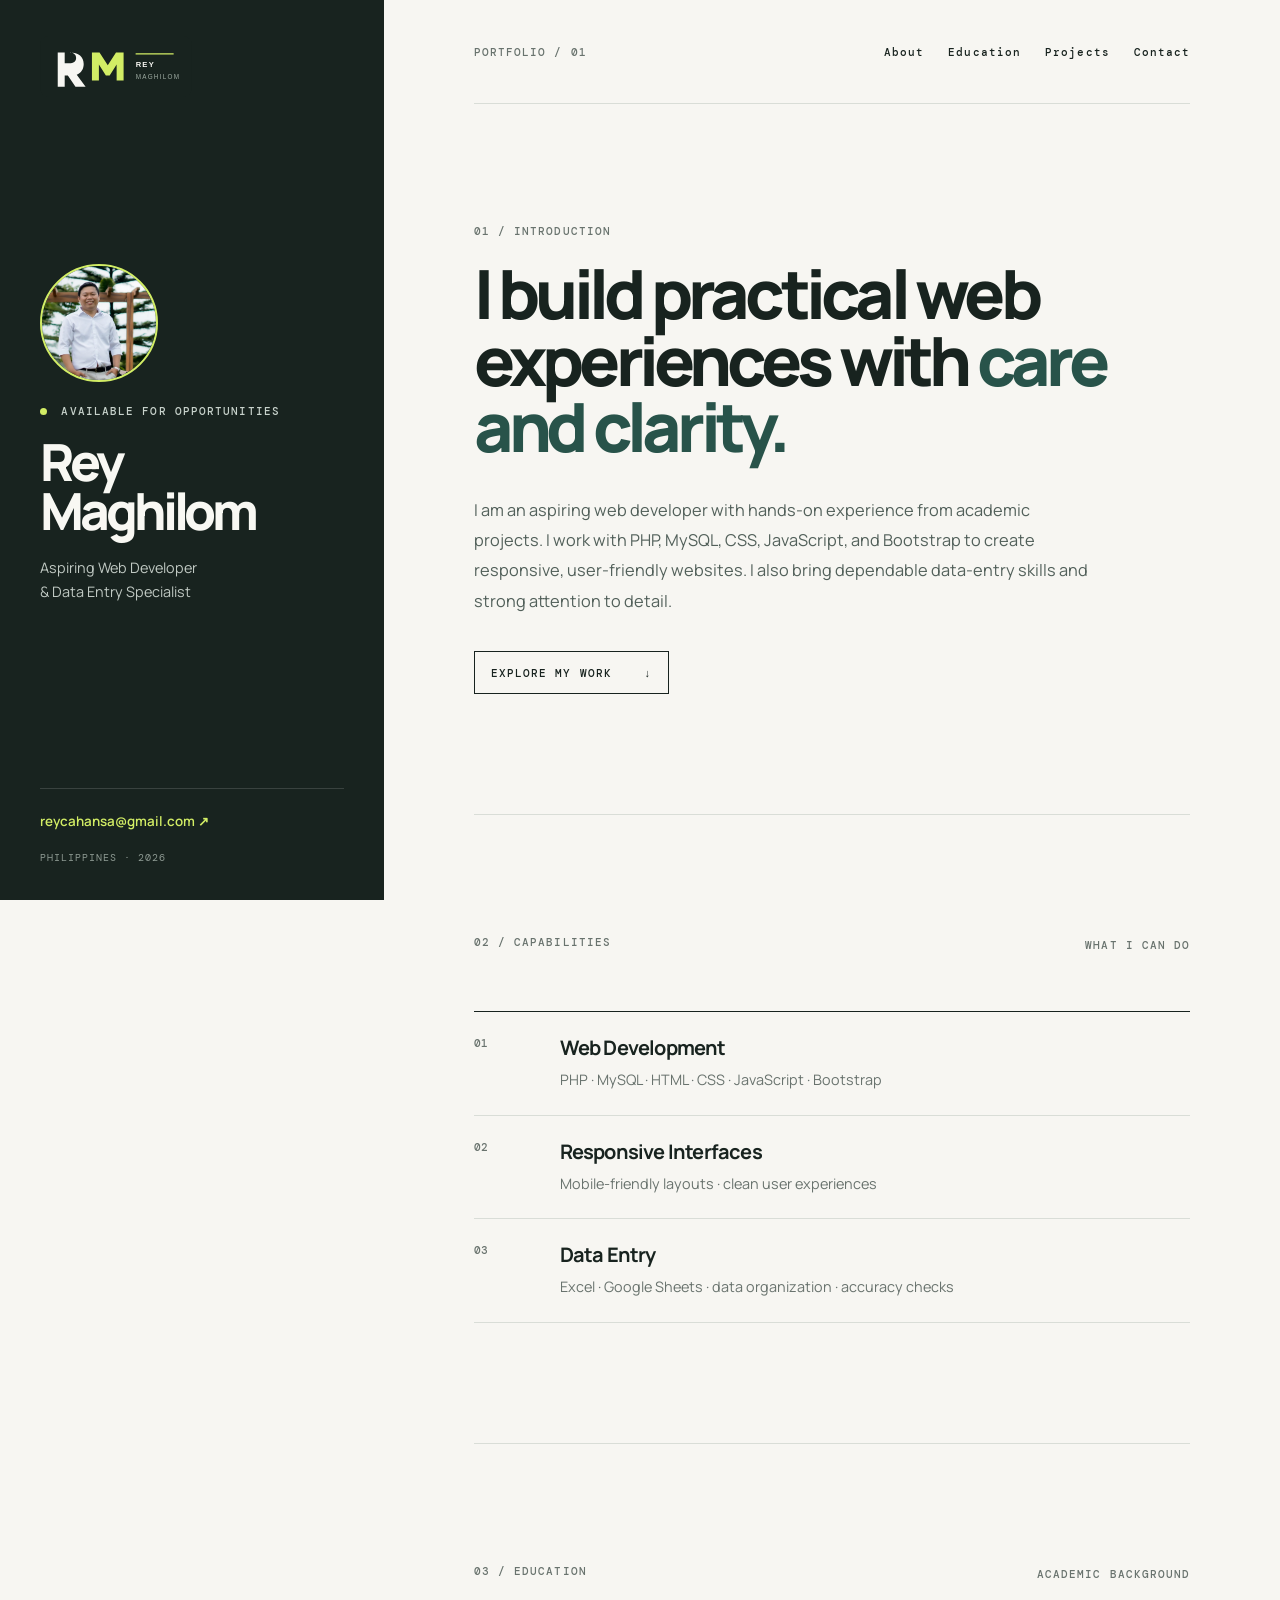
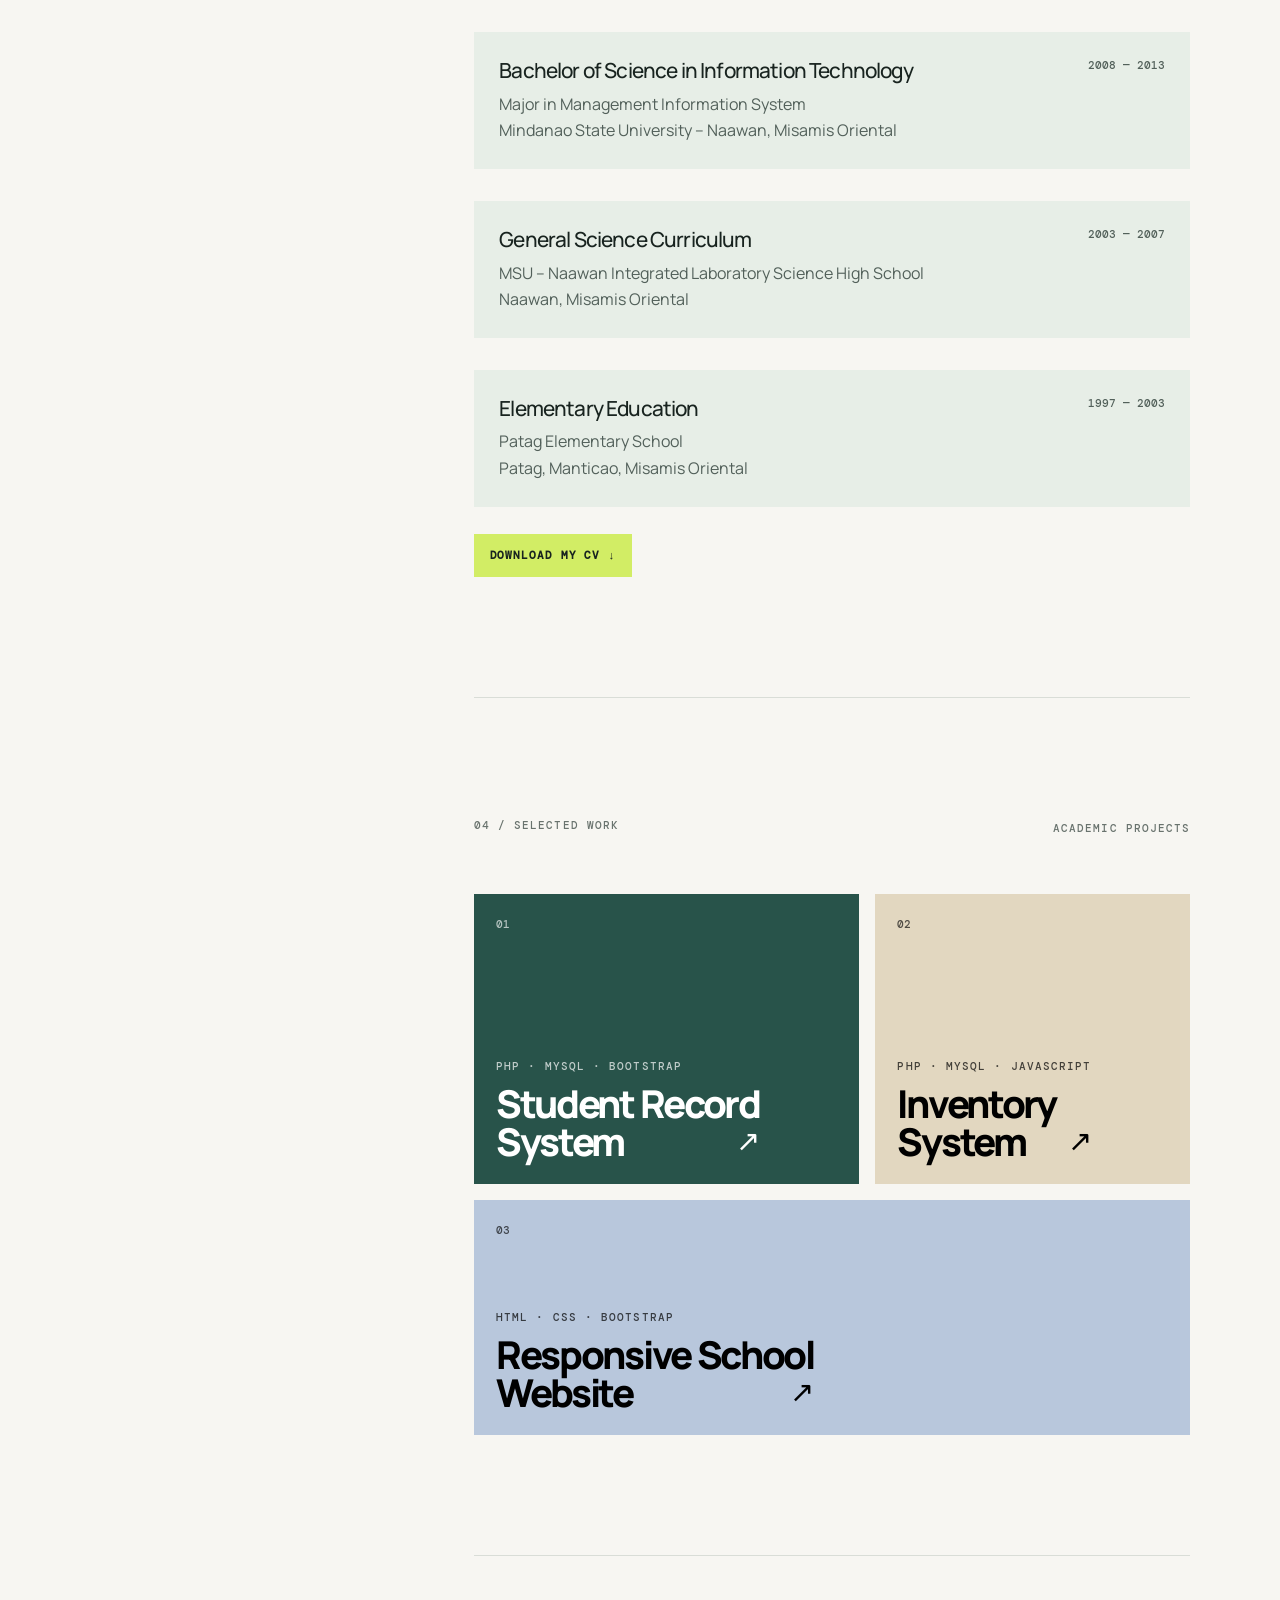
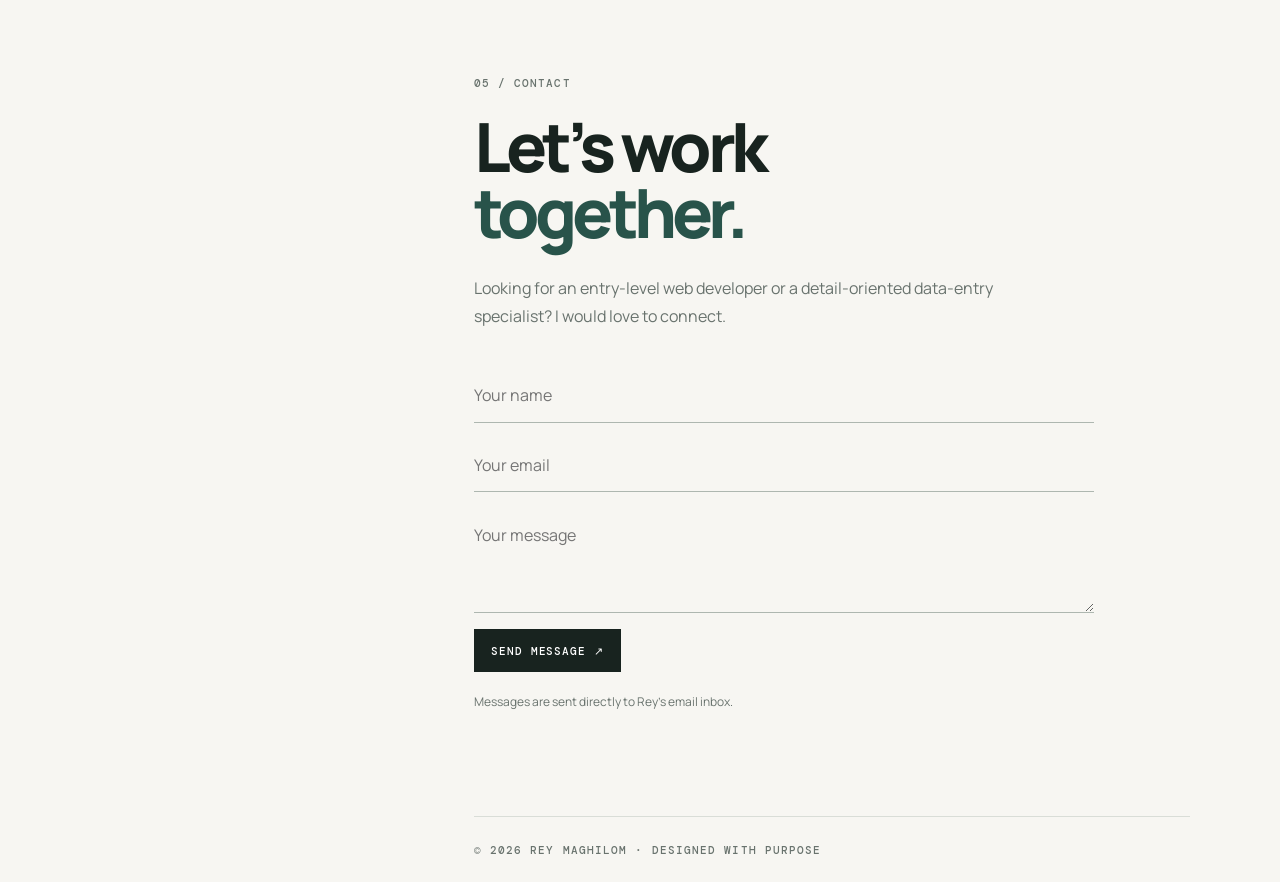
<file: index.html>
<!doctype html>
<html lang="en">
<head>
  <meta charset="utf-8">
  <meta name="viewport" content="width=device-width, initial-scale=1">
  <meta name="description" content="Rey Maghilom — aspiring web developer and data entry specialist.">
  <title>Rey Maghilom | Portfolio</title>
  <link rel="icon" type="image/svg+xml" href="assets/favicon.svg?v=2">
  <link rel="preconnect" href="https://fonts.googleapis.com">
  <link rel="preconnect" href="https://fonts.gstatic.com" crossorigin>
  <link href="https://fonts.googleapis.com/css2?family=DM+Mono:wght@400;500&family=Manrope:wght@400;500;600;700;800&display=swap" rel="stylesheet">
  <link rel="stylesheet" href="https://cdn.jsdelivr.net/npm/bootstrap@5.3.3/dist/css/bootstrap.min.css">
  <link rel="stylesheet" href="style.css">
  <style>
    .avatar{overflow:hidden;background:#314c41;border:2px solid #d2ed65}
    .avatar img{width:100%;height:100%;object-fit:cover;object-position:center 18%}
    .monogram{display:block;width:152px}.monogram img{display:block;width:100%;height:auto}
    .project-card{border:0;text-align:left;width:100%;font-family:inherit;cursor:pointer;transition:transform .2s,box-shadow .2s}.project-card:hover{transform:translateY(-5px);box-shadow:0 14px 28px #18231f24}.project-card:focus-visible{outline:3px solid #d2ed65;outline-offset:3px}.project-modal{position:fixed;inset:0;z-index:20;display:grid;place-items:center;padding:1.5rem;background:#18231fbf;opacity:0;visibility:hidden;transition:.2s}.project-modal.open{opacity:1;visibility:visible}.modal-box{max-width:460px;width:100%;padding:2.25rem;background:#f7f6f2;box-shadow:0 20px 60px #0005;transform:translateY(12px);transition:.2s}.project-modal.open .modal-box{transform:none}.modal-close{float:right;border:0;background:none;font-size:1.6rem;line-height:1;cursor:pointer}.modal-box h2{font-size:2rem;letter-spacing:-.06em;margin:1rem 0 .8rem}.modal-box p{line-height:1.7;color:#52605a}.modal-action{display:inline-block;margin-top:1rem;background:#18231f;color:#fff;text-decoration:none;padding:.8rem 1rem;font:500 .68rem 'DM Mono',monospace;letter-spacing:.1em}
    .education-grid{margin-top:2rem;padding:1.6rem;background:#e7eee7;display:grid;grid-template-columns:1fr auto;gap:1rem}.education-grid h3{font-size:1.3rem;letter-spacing:-.04em;margin:0 0 .5rem}.education-grid p{margin:0;color:#52605a;line-height:1.65}.education-grid span{font:500 .7rem 'DM Mono',monospace;color:#52605a}.cv-button{display:inline-block;margin-top:1.7rem;background:#d2ed65;color:#18231f;padding:.9rem 1rem;text-decoration:none;font:600 .7rem 'DM Mono',monospace;letter-spacing:.08em}.contact-form{max-width:620px;margin-top:2.4rem;display:grid;gap:1rem}.contact-form input,.contact-form textarea{width:100%;padding:.9rem 0;border:0;border-bottom:1px solid #aeb7b0;background:transparent;font:inherit;color:#18231f;outline:none}.contact-form input:focus,.contact-form textarea:focus{border-color:#28534a}.contact-form textarea{min-height:105px;resize:vertical}.contact-form button{justify-self:start;border:0;background:#18231f;color:#fff;padding:.9rem 1.1rem;font:500 .7rem 'DM Mono',monospace;letter-spacing:.08em}.form-note{font-size:.75rem!important;margin:.2rem 0 0!important}@media(max-width:520px){.education-grid{grid-template-columns:1fr}.education-grid span{order:-1}}
    .back-to-top{position:fixed;right:1.5rem;bottom:1.5rem;width:48px;height:48px;border:0;border-radius:50%;background:#18231f;color:#d2ed65;font-size:1.4rem;box-shadow:0 8px 24px #0003;cursor:pointer;z-index:10;opacity:0;visibility:hidden;transform:translateY(12px);transition:.25s}.back-to-top.show{opacity:1;visibility:visible;transform:none}.back-to-top:hover{background:#28534a}.back-to-top:focus-visible{outline:3px solid #d2ed65;outline-offset:3px}
  </style>
</head>
<body>
  <div class="page-shell">
    <aside class="profile-panel">
      <a class="monogram" href="#top" aria-label="Rey Maghilom home"><img src="assets/rey-logo.svg" alt="RM — Rey Maghilom logo"></a>
      <div class="profile-main">
        <div class="avatar"><img src="assets/rey-maghilom.png" alt="Portrait of Rey Maghilom"></div>
        <p class="availability"><i></i> AVAILABLE FOR OPPORTUNITIES</p>
        <h1>Rey<br>Maghilom</h1>
        <p class="role">Aspiring Web Developer<br>&amp; Data Entry Specialist</p>
      </div>
      <div class="profile-bottom">
        <a href="mailto:reycahansa@gmail.com">reycahansa@gmail.com ↗</a>
        <p>PHILIPPINES · 2026</p>
      </div>
    </aside>

    <main id="top" class="content-panel">
      <nav class="top-nav">
        <span>PORTFOLIO / 01</span>
        <div><a href="#about">About</a><a href="#education">Education</a><a href="#projects">Projects</a><a href="#contact">Contact</a></div>
      </nav>

      <section id="about" class="intro section-block">
        <p class="eyebrow">01 / INTRODUCTION</p>
        <h2>I build practical web experiences with <em>care and clarity.</em></h2>
        <p class="intro-copy">I am an aspiring web developer with hands-on experience from academic projects. I work with PHP, MySQL, CSS, JavaScript, and Bootstrap to create responsive, user-friendly websites. I also bring dependable data-entry skills and strong attention to detail.</p>
        <a class="outline-button" href="#projects">EXPLORE MY WORK <span>↓</span></a>
      </section>

      <section class="skills section-block">
        <div class="section-heading"><p class="eyebrow">02 / CAPABILITIES</p><span>WHAT I CAN DO</span></div>
        <div class="skill-list">
          <div class="skill-row"><span class="num">01</span><div><h3>Web Development</h3><p>PHP · MySQL · HTML · CSS · JavaScript · Bootstrap</p></div></div>
          <div class="skill-row"><span class="num">02</span><div><h3>Responsive Interfaces</h3><p>Mobile-friendly layouts · clean user experiences</p></div></div>
          <div class="skill-row"><span class="num">03</span><div><h3>Data Entry</h3><p>Excel · Google Sheets · data organization · accuracy checks</p></div></div>
        </div>
      </section>

      <section id="education" class="education section-block">
        <div class="section-heading"><p class="eyebrow">03 / EDUCATION</p><span>ACADEMIC BACKGROUND</span></div>
        <div class="education-grid"><div><h3>Bachelor of Science in Information Technology</h3><p>Major in Management Information System<br>Mindanao State University – Naawan, Misamis Oriental</p></div><span>2008 — 2013</span></div>
        <div class="education-grid"><div><h3>General Science Curriculum</h3><p>MSU – Naawan Integrated Laboratory Science High School<br>Naawan, Misamis Oriental</p></div><span>2003 — 2007</span></div>
        <div class="education-grid"><div><h3>Elementary Education</h3><p>Patag Elementary School<br>Patag, Manticao, Misamis Oriental</p></div><span>1997 — 2003</span></div>
        <a class="cv-button" href="cv.html" download="Rey-Maghilom-CV.html">DOWNLOAD MY CV ↓</a>
      </section>

      <section id="projects" class="projects section-block">
        <div class="section-heading"><p class="eyebrow">04 / SELECTED WORK</p><span>ACADEMIC PROJECTS</span></div>
        <div class="project-grid">
          <button class="project-card card-green" type="button" data-project="Student Record System"><span class="project-no">01</span><div><p>PHP · MYSQL · BOOTSTRAP</p><h3>Student Record<br>System</h3><span class="arrow">↗</span></div></button>
          <button class="project-card card-cream" type="button" data-project="Inventory System"><span class="project-no">02</span><div><p>PHP · MYSQL · JAVASCRIPT</p><h3>Inventory<br>System</h3><span class="arrow">↗</span></div></button>
          <button class="project-card card-blue" type="button" data-project="Responsive School Website"><span class="project-no">03</span><div><p>HTML · CSS · BOOTSTRAP</p><h3>Responsive School<br>Website</h3><span class="arrow">↗</span></div></button>
        </div>
      </section>

      <section id="contact" class="contact section-block">
        <p class="eyebrow">05 / CONTACT</p>
        <h2>Let’s work<br><em>together.</em></h2>
        <p>Looking for an entry-level web developer or a detail-oriented data-entry specialist? I would love to connect.</p>
        <form class="contact-form" id="contactForm" action="https://api.web3forms.com/submit" method="POST">
          <input type="hidden" name="access_key" value="4f3d9be2-c5f5-472e-bf6f-b115ab0422ee">
          <input type="hidden" name="subject" value="New portfolio inquiry">
          <input type="checkbox" name="botcheck" class="d-none" tabindex="-1" autocomplete="off">
          <input id="senderName" name="name" type="text" placeholder="Your name" required>
          <input id="senderEmail" name="email" type="email" placeholder="Your email" required>
          <textarea id="senderMessage" name="message" placeholder="Your message" required></textarea>
          <button type="submit">SEND MESSAGE ↗</button>
          <p class="form-note" id="formStatus" aria-live="polite">Messages are sent directly to Rey's email inbox.</p>
        </form>
      </section>
      <div class="project-modal" id="projectModal" role="dialog" aria-modal="true" aria-labelledby="modalTitle" aria-hidden="true">
        <div class="modal-box"><button class="modal-close" type="button" aria-label="Close popup">×</button><p class="eyebrow">PROJECT UPDATE</p><h2 id="modalTitle">Project</h2><p>This project is being prepared for upload. A live demo and more details will be available soon.</p><a class="modal-action" href="#contact">CONTACT REY ↗</a></div>
      </div>
      <footer>© <span id="year"></span> REY MAGHILOM · DESIGNED WITH PURPOSE</footer>
    </main>
  </div>
  <button class="back-to-top" id="backToTop" type="button" aria-label="Back to top">↑</button>
  <script src="script.js"></script>
</body>
</html>
</file>
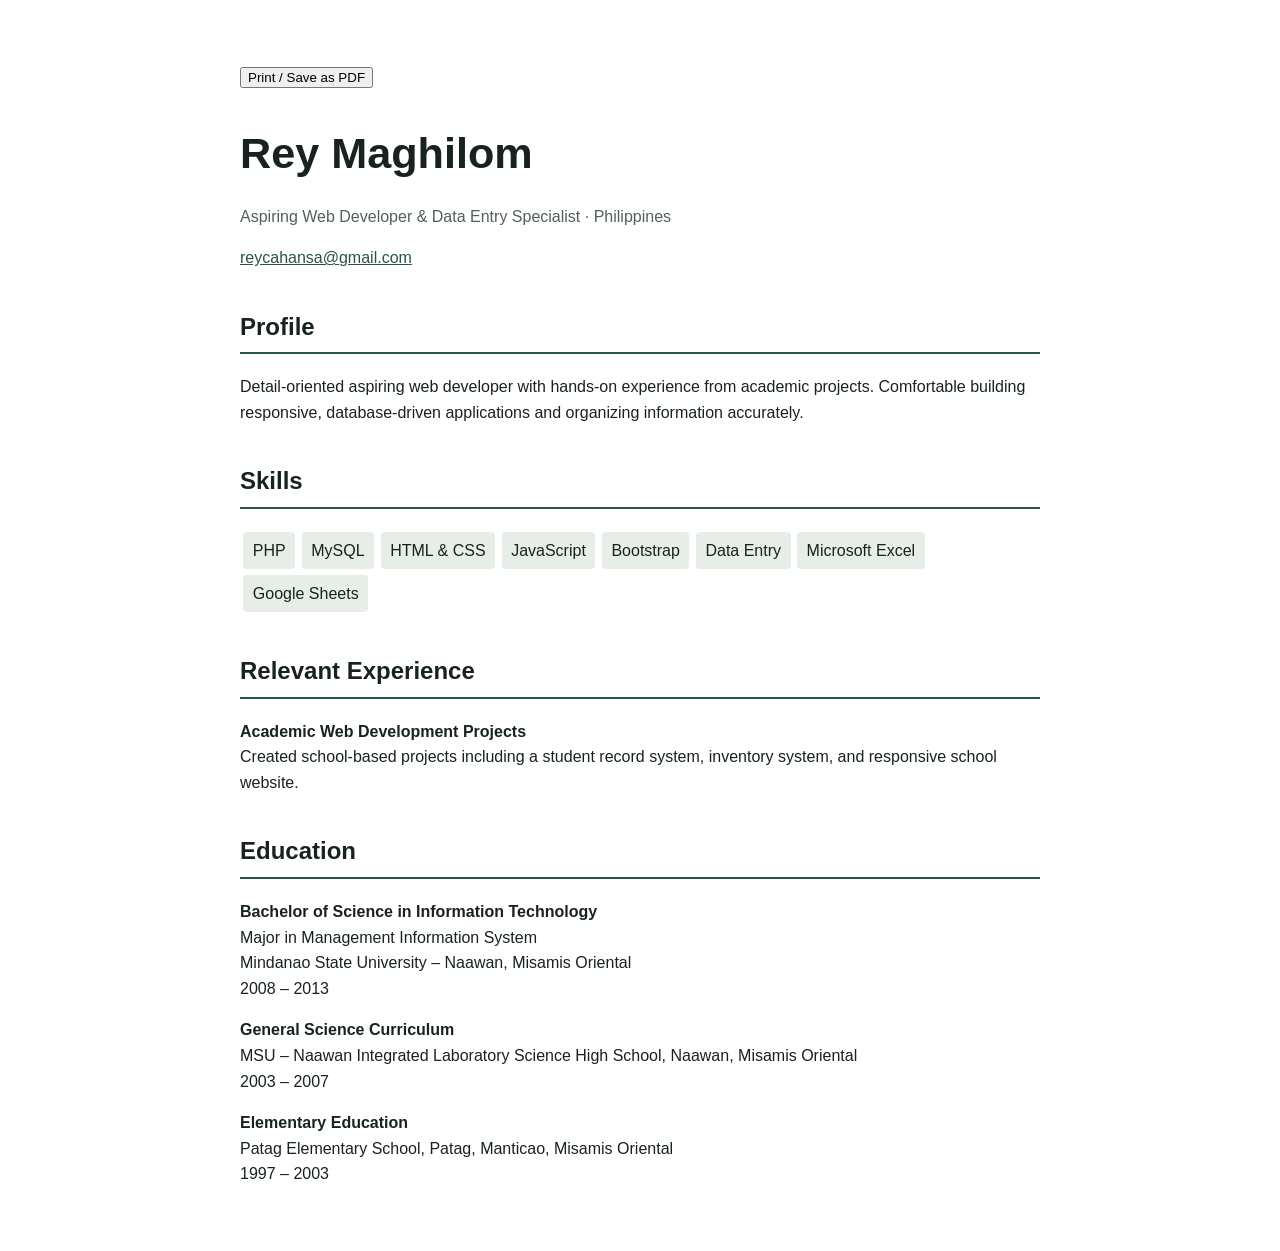
<file: cv.html>
<!doctype html><html lang="en"><head><meta charset="utf-8"><meta name="viewport" content="width=device-width,initial-scale=1"><title>Rey Maghilom — CV</title><style>body{max-width:800px;margin:4rem auto;padding:0 2rem;font:16px/1.6 Arial,sans-serif;color:#18231f}h1{font-size:2.7rem;margin-bottom:0}h2{border-bottom:2px solid #28534a;padding-bottom:.4rem;margin-top:2.3rem}a{color:#28534a}.role{color:#52605a}.tag{display:inline-block;background:#e7eee7;padding:.35rem .6rem;margin:.2rem;border-radius:4px}@media print{body{margin:0}button{display:none}}</style></head><body><button onclick="window.print()">Print / Save as PDF</button><h1>Rey Maghilom</h1><p class="role">Aspiring Web Developer &amp; Data Entry Specialist · Philippines</p><p><a href="mailto:reycahansa@gmail.com">reycahansa@gmail.com</a></p><h2>Profile</h2><p>Detail-oriented aspiring web developer with hands-on experience from academic projects. Comfortable building responsive, database-driven applications and organizing information accurately.</p><h2>Skills</h2><p><span class="tag">PHP</span><span class="tag">MySQL</span><span class="tag">HTML &amp; CSS</span><span class="tag">JavaScript</span><span class="tag">Bootstrap</span><span class="tag">Data Entry</span><span class="tag">Microsoft Excel</span><span class="tag">Google Sheets</span></p><h2>Relevant Experience</h2><p><strong>Academic Web Development Projects</strong><br>Created school-based projects including a student record system, inventory system, and responsive school website.</p><h2>Education</h2><p><strong>Bachelor of Science in Information Technology</strong><br>Major in Management Information System<br>Mindanao State University – Naawan, Misamis Oriental<br>2008 – 2013</p><p><strong>General Science Curriculum</strong><br>MSU – Naawan Integrated Laboratory Science High School, Naawan, Misamis Oriental<br>2003 – 2007</p><p><strong>Elementary Education</strong><br>Patag Elementary School, Patag, Manticao, Misamis Oriental<br>1997 – 2003</p></body></html>
</file>
<file: style.css>
:root{--ink:#18231f;--muted:#69736e;--line:#d9ddd7;--paper:#f7f6f2;--lime:#d2ed65;--green:#28534a;--cream:#e2d7c0;--blue:#b8c7dc}*{box-sizing:border-box}html{scroll-behavior:smooth}body{margin:0;background:var(--paper);color:var(--ink);font-family:Manrope,sans-serif}.page-shell{display:grid;grid-template-columns:minmax(300px,30vw) 1fr;max-width:1600px;margin:auto;min-height:100vh}.profile-panel{height:100vh;position:sticky;top:0;background:var(--ink);color:#f8f8f3;padding:2.25rem 2.5rem;display:flex;flex-direction:column;justify-content:space-between}.monogram{color:white;text-decoration:none;font-size:1.7rem;font-weight:800;letter-spacing:-.1em}.monogram span{color:var(--lime)}.profile-main{margin:auto 0}.avatar{height:118px;width:118px;background:linear-gradient(135deg,#789381,#314c41);border-radius:50%;display:grid;place-items:center;margin-bottom:1.4rem;border:1px solid #ffffff30}.avatar span{font:500 2rem 'DM Mono',monospace;color:var(--lime)}.availability,.eyebrow,.top-nav,.section-heading>span,.project-card p,footer{font:500 .68rem 'DM Mono',monospace;letter-spacing:.1em}.availability{color:#c7d2cb;margin:0 0 1.2rem}.availability i{display:inline-block;width:7px;height:7px;border-radius:50%;background:var(--lime);margin-right:.4rem}.profile-main h1{font-size:clamp(2.7rem,4vw,4.2rem);line-height:.95;letter-spacing:-.08em;font-weight:800;margin:0 0 1.3rem}.role{color:#c0c9c3;line-height:1.7;font-size:.9rem}.profile-bottom{border-top:1px solid #ffffff24;padding-top:1.2rem}.profile-bottom a{color:var(--lime);font-size:.84rem;text-decoration:none;font-weight:600}.profile-bottom p{color:#8e9a93;font:.62rem 'DM Mono',monospace;letter-spacing:.1em;margin:1.2rem 0 0}.content-panel{padding:0 clamp(2rem,7vw,8rem)}.top-nav{height:104px;display:flex;align-items:center;justify-content:space-between;border-bottom:1px solid var(--line);color:var(--muted)}.top-nav div{display:flex;gap:1.5rem}.top-nav a{color:var(--ink);text-decoration:none}.section-block{padding:7.5rem 0;border-bottom:1px solid var(--line)}.eyebrow{color:var(--muted);margin:0 0 1.4rem}.intro h2,.contact h2{font-size:clamp(2.8rem,5.3vw,5.8rem);line-height:.98;letter-spacing:-.07em;font-weight:800;max-width:830px;margin:0}.intro h2 em,.contact h2 em{color:var(--green);font-style:normal}.intro-copy{max-width:620px;line-height:1.85;font-size:1.02rem;color:#52605a;margin:2.2rem 0}.outline-button{display:inline-flex;gap:2rem;align-items:center;border:1px solid var(--ink);padding:.85rem 1rem;color:var(--ink);font:500 .68rem 'DM Mono',monospace;letter-spacing:.1em;text-decoration:none}.outline-button:hover{background:var(--ink);color:white}.section-heading{display:flex;justify-content:space-between;align-items:start}.section-heading>span{color:var(--muted);padding-top:.2rem}.skill-list{margin-top:2.5rem;border-top:1px solid var(--ink)}.skill-row{padding:1.5rem 0;display:grid;grid-template-columns:70px 1fr;gap:1rem;border-bottom:1px solid var(--line)}.num{font:500 .7rem 'DM Mono',monospace;color:var(--muted)}.skill-row h3{font-size:1.25rem;letter-spacing:-.04em;margin:0 0 .55rem;font-weight:700}.skill-row p{color:var(--muted);font-size:.9rem;margin:0}.project-grid{display:grid;grid-template-columns:1.1fr .9fr;gap:1rem;margin-top:2.5rem}.project-card{min-height:290px;padding:1.4rem;display:flex;flex-direction:column;justify-content:space-between;position:relative}.project-card:nth-child(3){grid-column:1/-1;min-height:235px}.card-green{background:var(--green);color:#fff}.card-cream{background:var(--cream)}.card-blue{background:var(--blue)}.project-no{font:500 .68rem 'DM Mono',monospace;opacity:.65}.project-card div{position:relative}.project-card p{margin:0 0 .75rem;opacity:.7}.project-card h3{font-size:clamp(1.6rem,3vw,2.6rem);line-height:1;letter-spacing:-.06em;margin:0;font-weight:800}.arrow{position:absolute;right:0;bottom:0;font-size:1.8rem}.contact{padding-bottom:6.5rem}.contact p:not(.eyebrow){max-width:520px;color:var(--muted);line-height:1.75;margin:1.8rem 0}.contact-link{font-size:clamp(1rem,2vw,1.35rem);font-weight:700;color:var(--ink);text-decoration:none;border-bottom:2px solid var(--lime);padding-bottom:.4rem}.contact-link span{color:var(--green);margin-left:.6rem}footer{padding:1.6rem 0;color:var(--muted)}@media(max-width:900px){.page-shell{display:block}.profile-panel{height:auto;position:relative;min-height:420px;padding:1.75rem 1.5rem}.profile-main{margin:3.5rem 0}.content-panel{padding:0 1.5rem}.section-block{padding:5rem 0}}@media(max-width:520px){.top-nav{height:75px}.top-nav>span{display:none}.project-grid{grid-template-columns:1fr}.project-card,.project-card:nth-child(3){min-height:245px;grid-column:auto}.section-heading>span{display:none}.intro h2,.contact h2{font-size:2.8rem}.skill-row{grid-template-columns:45px 1fr}}
</file>
